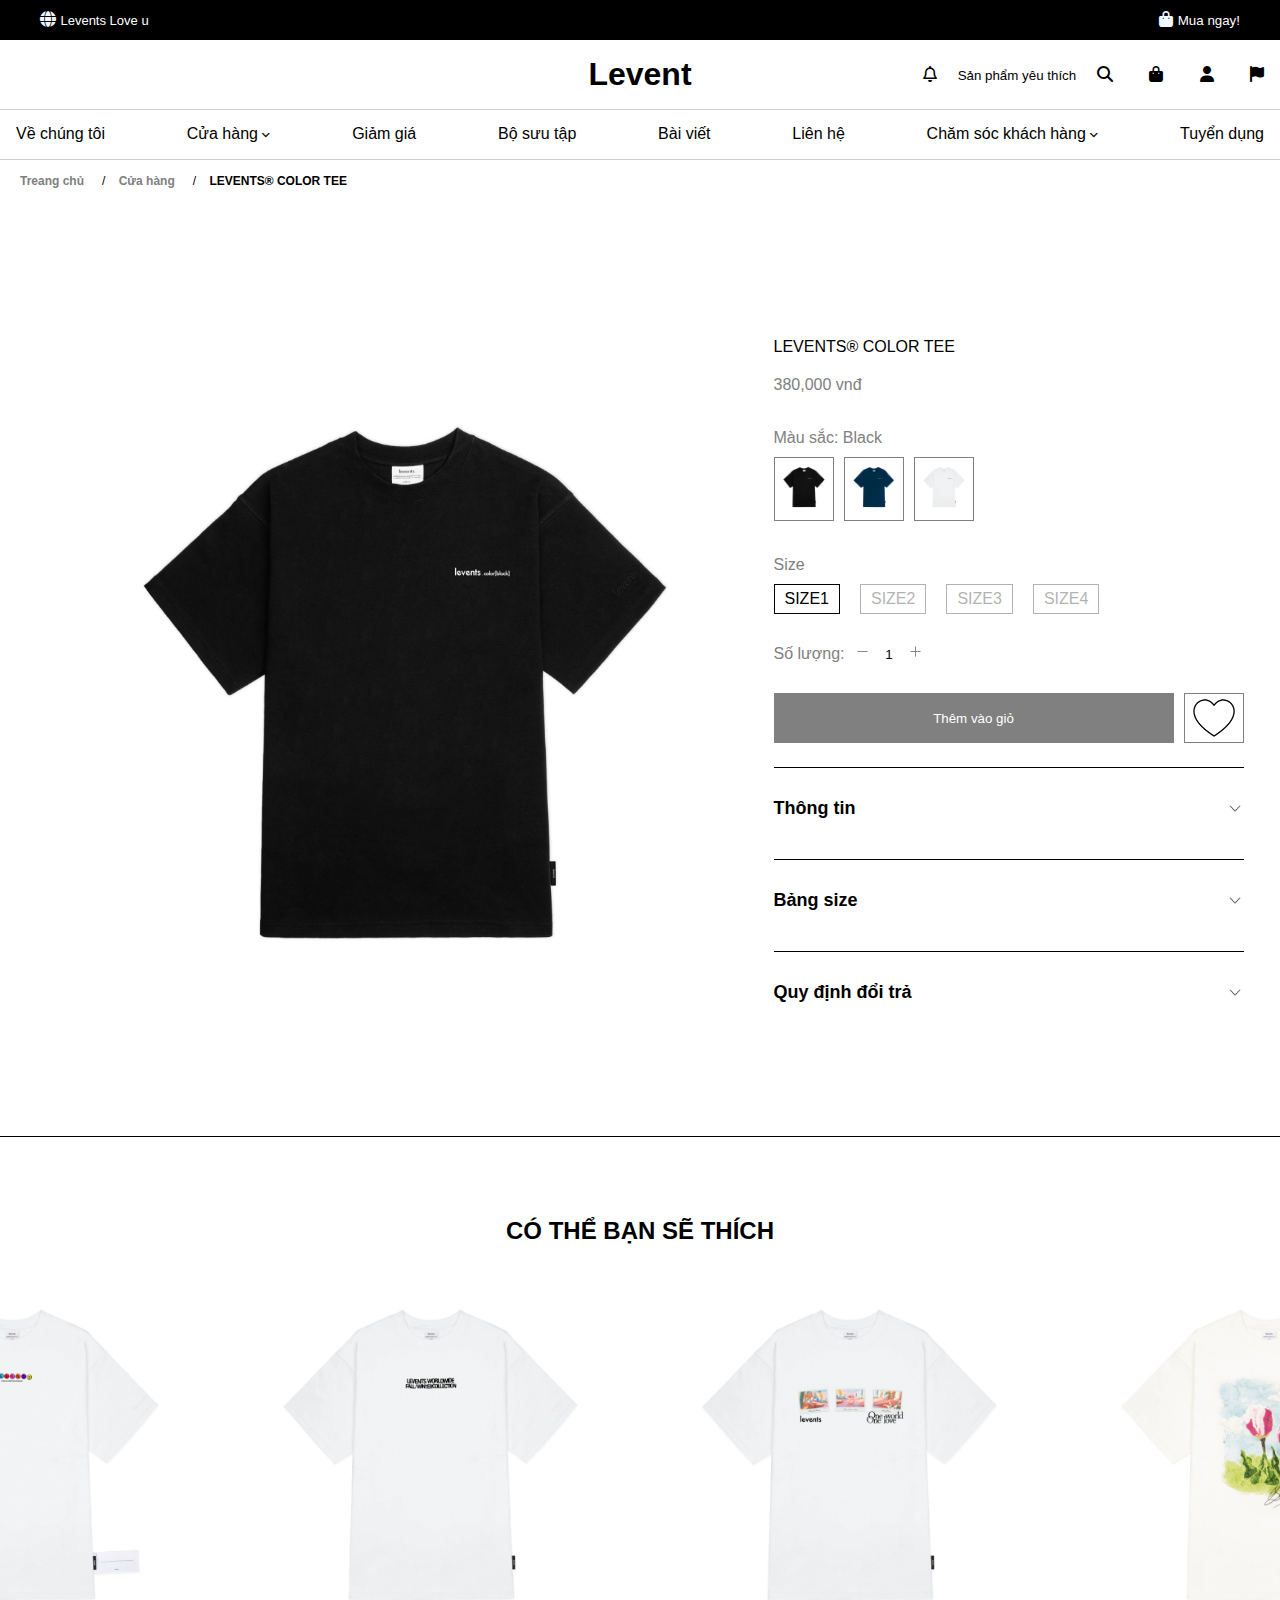
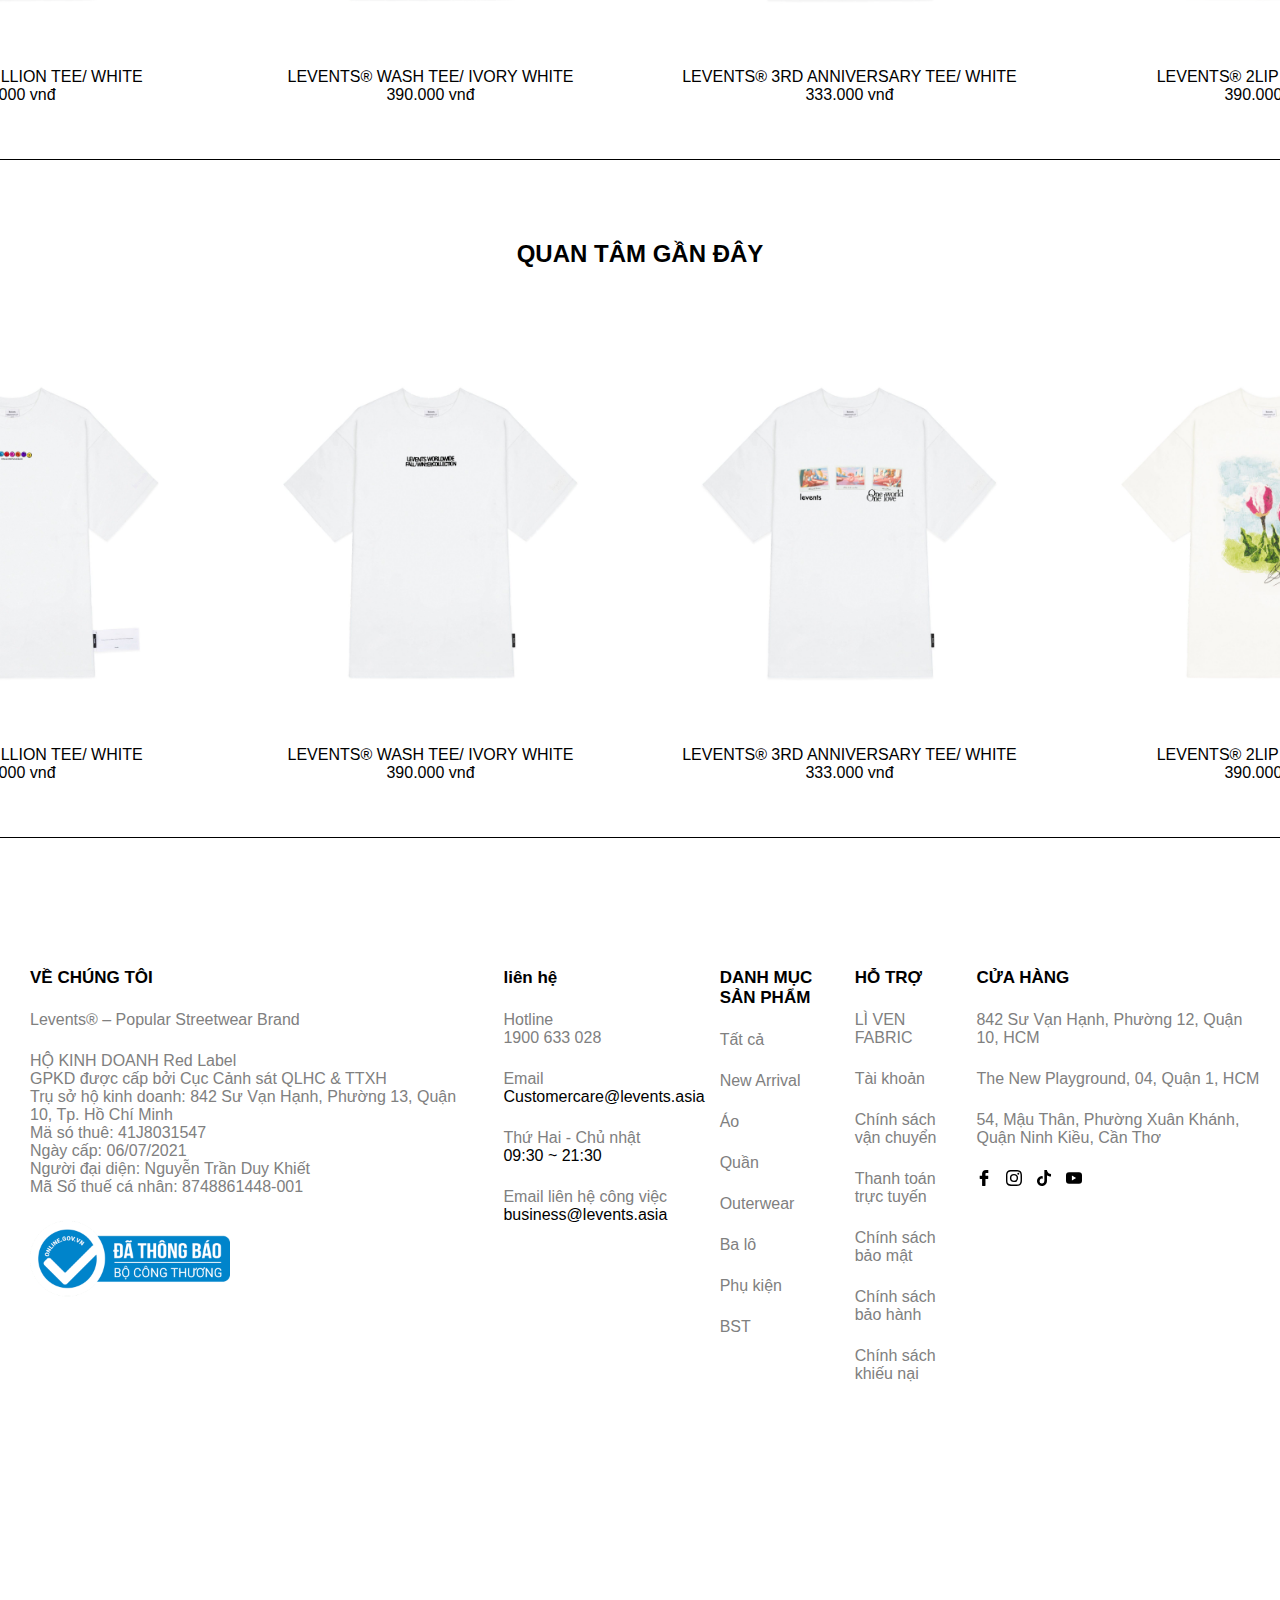
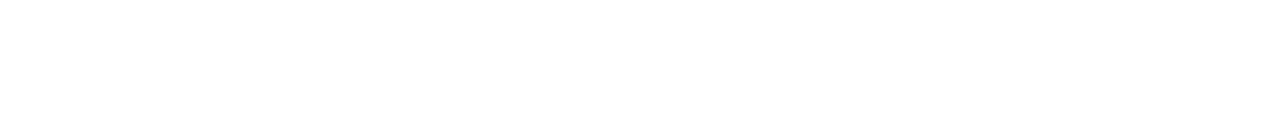
<file: Product.html>
<!DOCTYPE html>
<html lang="en">
<head>
    <meta charset="UTF-8">
    <meta http-equiv="X-UA-Compatible" content="IE=edge">
    <meta name="viewport" content="width=device-width, initial-scale=1.0">
    <link rel="stylesheet" href="./font/fontawesome-free-6.3.0-web/css/all.min.css">
    <link rel="stylesheet" href="./assets/css/style.css">
    <link rel="stylesheet" href="assets/css/base.css">
    <link rel="stylesheet" href="./assets/css/dropdown.css">
    <link rel="stylesheet" href="./assets/css/breadcrumb.css">
    <link rel="stylesheet" href="./assets/css/product.css">
    <link rel="stylesheet" href="./assets/css/amount.css">
    <link rel="stylesheet" href="./assets/css/oder.css">
    <title>Document</title>
</head>
<body>
    <!-- HeaderFisrt -->
    <div class="headerFisrt">
        <div class="headerFirst-text">
            <div class="headerFirst-title">
                <i class="fa-sharp fa-solid fa-globe"></i>
                <p>Levents Love u  </p>
            </div>
            <div class="headerFirst-title">
                <i class="fa-sharp fa-solid fa-bag-shopping"></i>
                <button>Mua ngay! </button>
            </div>
        </div>
    </div>
    <!-- HeaderTwo -->
    <div class="headerTwo">
        <div class="headerTwo-text">     
            <div class="headerTwo-title">
                    <h1>Levent</h1>
                <div class="headerTwo-text-one">
                    <button class="headerTwo-title-btn">
                        <i class="fa-regular fa-bell"></i>
                    </button>
                    <button class="headerTwo-title-btn">
                        <p>Sản phẩm yêu thích</p>
                    </button>
                    <button class="headerTwo-title-btn">
                        <i class="fa-solid fa-magnifying-glass"></i>
                    </button>
                    <button class="headerTwo-title-btn">
                        <i class="fa-sharp fa-solid fa-bag-shopping"></i>
                        
                    </button>
                    <button id='formLogin'class="headerTwo-title-btn">
                        <i  class="fa-solid fa-user"></i>
                    </button>
                    <button class="headerTwo-title-btn">
                        <i class="fa-solid fa-flag"></i>
                    </button>      
                </div>
               
            </div>
        </div>
    </div>
<!-- Header-nav -->
    <div class="header">
        <ul class="navigation">
            <li><a href="#">Về chúng tôi</a>
            <div class="line-Under"></div>
            </li>
            <li><a href="#">Cửa hàng  
                <i class="fa-solid fa-angle-down"></i>
             <div class="line-Under"></div>
             </a>
            <ul class="sub-menu">
                <span class="pesuado"></span>
                <li><a href="#">Áo
                    <i class="fa-solid fa-angle-down"></i>
                </a>
                <ul class="sub-menu-2">
                    <li><a href="#">Áo thun</a></li>
                    <li><a href="#">Áo polo</a></li>
                    <li><a href="#">Áo sơ mi</a></li>
                </ul>
                </li>
                <li><a href="#">Quần
                    <i class="fa-solid fa-angle-down"></i>
                    
                </a>
                    <ul class="sub-menu-3">
                        <li><a href="#">Quần dài
                    <i class="fa-solid fa-angle-down"></i>

                        </a>
                            <ul class="sub-menu-3-second">
                                <li><a href="#">Quần jean</a></li>
                                <li><a href="#">Quần kaki</a></li>
                                <li><a href="#">Quần thể thao</a></li>

                            </ul>
                        
                        </li>
                        <li><a href="#">Quần ngắn</a></li>
          
                    </ul>
                
                </li>
                <li><a href="#">Áo khoác
                    <i class="fa-solid fa-angle-down"></i>

                </a>
                    <ul class="sub-menu-4">
                        <li><a href="#">Cardigan</a></li>
                        <li><a href="#">Hoodie</a></li>
                        <li><a href="#">Sweater</a></li>
                        <li><a href="#">Jacket</a></li>

                    </ul>
                
                </li>
                <li><a href="#">Balo</a>
                    <!-- <i class="fa-solid fa-angle-down"></i> -->

                </li>
                <li><a href="#">Phụ kiện
                    <i class="fa-solid fa-angle-down"></i>

                </a>
                    <ul class="sub-menu-5">
                        <li><a href="#">Nón</a></li>
                        <li><a href="#">Vớ</a></li>
                        <li><a href="#">Dép</a></li>
                        <li><a href="#">Túi xách</a></li>
                        <li><a href="#">Ví</a></li>
                    </ul>
                </li>
                
            </ul>
        </li>
          
            <li><a href="#">Giảm giá</a>
                <div class="line-Under"></div>
            </li>
            <li><a href="#">Bộ sưu tập</a>
                <div class="line-Under"></div>
            </li>
            <li> <a href="#">Bài viết </a>
                <div class="line-Under"></div>
            </li>   
            <li><a href="#">Liên hệ</a>
                <div class="line-Under"></div>
            </li>
            <li><a href="#">Chăm sóc khách hàng
                <i class="fa-solid fa-angle-down"></i>
                <div class="line-Under"></div>
            </a>
                <ul class="sub-menu-cskh">
                    <li><a href="#">Chính sách đổi trả & bảo hành </a>
                    <li><a href="#">Chính sách vận chuyển </a>
                    <li><a href="#">Hỏi & đáp</a>
                    <li><a href="#">Hướng dẫn mua hàng & bảo quản </a>
                </ul>
            
            </li>
            <li><a href="#">Tuyển dụng</a>
                <div class="line-Under"></div>
            </li>
         </ul>                       
        </ul>
    </div>

    <!-- breadcrumb -->
    <div class="breadcrumb">
        <ul class="breadcrumb__list">
            <li>
                <a href="#">Treang chủ</a>
            </li>
            <li>
                <a href="#">Cửa hàng</a>
            </li>
            <li>
                <a href="#">LEVENTS® COLOR TEE</a>
            </li>
        </ul>
    </div>

    <!-- Productshop -->
    <div class="product-detail">
        <div class="product-detail__avatar">
            <img src="./img/ao1.jpeg" id="mainImage" alt="">
        </div>
        <div class="product-detail__summary">
            <div class="summary__title">
                LEVENTS® COLOR TEE
            </div>
            <div class="summary__price">
                380,000 vnđ
            </div>

            <div class="product-detail__item">
                <div class="text">Màu sắc:
                    <span class="name-text">Black</span>
                </div>
                <div class="item__custom">
                    <div class="item__custom__choose">
                        <img src="/img/ao1.jpeg" onclick="changeImage('ao1')" id="ao1" alt="">
                    </div>
                    <div class="item__custom__choose">
                        <img src="/img/aoxanh1.jpeg" onclick="changeImage('aoxanh1')" id="aoxanh1" alt="">
                    </div>
                    <div class="item__custom__choose">
                        <img src="/img/aotrang1.jpeg" onclick="changeImage('aotrang1')" id="aotrang1" alt="">
                    </div>
                </div>

                <div class="item__size">
                    <div class="text">
                        Size    
                    </div>
                    <div class="choose__size">
                        <div class="size-audio highlight">
                            SIZE1
                        </div>
                        <div class="size-audio">
                            SIZE2
                        </div>
                        <div class="size-audio">
                            SIZE3
                        </div>
                        <div class="size-audio">
                            SIZE4
                        </div>
                    </div>
                </div>

                <div class="item-amount">
                    <div class="text">Số lượng:</div>
                    <div class="buy-amount">
                        <button class="minus-btn" onclick="handleMinus()">
                            <svg xmlns="http://www.w3.org/2000/svg" fill="none" viewBox="0 0 24 24" stroke-width="1.5" stroke="currentColor" class="w-6 h-6">
                                <path stroke-linecap="round" stroke-linejoin="round" d="M19.5 12h-15" />
                            </svg>
                        </button>
                        <input type="text" class="amount" id="amount" value="1">
                        <button class="plus-btn" onclick="handlePlus()">
                            <svg xmlns="http://www.w3.org/2000/svg" fill="none" viewBox="0 0 24 24" stroke-width="1.5" stroke="currentColor" class="w-6 h-6">
                                <path stroke-linecap="round" stroke-linejoin="round" d="M12 4.5v15m7.5-7.5h-15" />
                            </svg>
                        </button>
                    </div>
                </div>

                <div class="oder">
                    <button class="btn-muahang" type="submit">
                        Thêm vào giỏ
                    </button>
                    <a href="#">
                        <img class="sizelike" src="./img/product-khanh/heart.jpg" alt="">
                    </a>
                </div>   

                <div class="intro price1">
                    <!-- Thông tin -->
                    <div class="intro__title" onclick="information()">
                        <p>Thông tin</p>
                        <img class="size18px" src="./img/product-khanh/more.png" alt="">
                    </div>
                    <div class="intro-text" id="information">
                        <p>LEVENTS® COLOR TEE</p>
                        <p>
                            Sản phẩm: LÌ VEN ORIGINAL 2.0 – Phiên bản bề mặt vải có lông, khắc phục tình trạng bị nhăn của sản phẩm.
                        </p>
                        <ul>
                            <li>
                                Lì ven Original không lông được áp dụng cho toàn bộ sản phẩm áo thun màu đen
                            </li>
                            <li>
                                Lì ven Original 2.0 có lông vẫn được áp dụng cho các áo thun màu khác
                            </li>
                        </ul>
                        <p>Kích cỡ: 1/2/3/4</p>
                    </div>
                </div>
                <!-- Bảng size -->
                <div class="intro price1">
                    <div class="intro__title" onclick="SizeChart()">
                        <p>Bảng size</p>
                        <img class="size18px" src="./img/product-khanh/more.png" alt="">
                    </div>
                    <div class="intro-text" id="Size-chart">
                        <p>
                            Sản phẩm được may theo thông số tiêu chuẩn tương đối của người Việt Nam. Nếu bạn đang cân nhắc giữa hai kích cỡ, nên chọn kích cỡ lớn hơn.
                        </p>
                        <p>
                            Kích cỡ 1: Chiều cao từ 1m50 – 1m65, cân nặng trên 55kg
                            <br>
                            Kích cỡ 2: Chiều cao từ 1m65 – 1m72, cân nặng dưới 65kg
                            <br>
                            Kích cỡ 3: Chiều cao từ 1m70 – 1m77, cân nặng dưới 80kg
                            <br>
                            Kích cỡ 4: Chiều cao trên 1m72, cân nặng dưới 95kg.
                        </p>
                        <img src="./img/product-khanh/Over-Tee-2022.jpg" alt="">
                    </div>
                </div>
                    <!-- Quy định đổi trả -->
                <div class="intro price2">
                    <div class="intro__title" onclick="returnPolicy()">
                        <p>Quy định đổi trả</p>
                        <img class="size18px" src="./img/product-khanh/more.png" alt="">
                    </div>
                    <div class="intro-text" id="return-policy">
                        <p>
                            Nhằm mang lại cho bạn sự tiện lợi và những trải nghiệm tuyệt vời khi mua hàng, tụi mình đã phát triển dịch vụ đổi hàng tận nơi và chính sách bảo hành.
                        </p>
                        <p>
                            Tham khảo thêm thông tin về chính sách
                            <a href="#">tại đây</a>
                        </p>
                    </div>
                </div>
            </div>
        </div>
    </div>
<!-- product relative -->
    <section class="product-relative">
        <div class="product-relative-title">
            <h2>CÓ THỂ BẠN SẼ THÍCH</h2>
        </div>
        <div class="product-relative-uathich">
            <div class="product-relative-list">
                <a href="#"><img src="./img/aotrangK1.jpeg" alt=""></a>
                <p>LEVENTS® 1 MILLION TEE/ WHITE</p>
                <p>333.000 vnđ</p>
            </div>
            <div class="product-relative-list">
                <a href="#"><img src="./img/aotrangP1.jpeg" alt=""></a>
                <p>LEVENTS® WASH TEE/ IVORY WHITE</p>
                <p>390.000 vnđ</p>
            </div>
            <div class="product-relative-list">
                <a href="#"><img src="./img/aotrangT1.jpeg" alt=""></a>
                <p>LEVENTS® 3RD ANNIVERSARY TEE/ WHITE</p>
                <p>333.000 vnđ</p>
            </div>
            <div class="product-relative-list">
                <a href="#"><img src="./img/aotulip1.jpeg" alt=""></a>
                <p>LEVENTS® 2LIP TEE/ CREAM</p>
                <p>390.000 vnđ</p>
            </div>
            <!-- <div class="product-relative-list">
                <a href="#"><img src="./img/product-khanh/aopolo/polocream1.jpg" alt=""></a>
                <p>LEVENTS® PEPPER SALT POLO/ GREY</p>
                <p>380.000 vnđ</p>
            </div>
            <div class="product-relative-list">
                <a href="#"><img src="./img/product-khanh/aopolo/pologray2.jpg" alt=""></a>
                <p>LEVENTS® PEPPER SALT POLO/ CREAM</p>
                <p>380.000 vnđ</p>
            </div> -->
        </div>
    </div>
<!-- produc interest -->
    <section class="product-interest">
        <div class="product-interest-title">
            <h2>QUAN TÂM GẦN ĐÂY</h2>
        </div>
        <div class="product-interest-quantam">
            <div class="product-interest-list">
                <a href="#"><img src="./img/aotrangK1.jpeg" alt=""></a>
                <p>LEVENTS® 1 MILLION TEE/ WHITE</p>
                <p>333.000 vnđ</p>
            </div>
            <div class="product-interest-list">
                <a href="#"><img src="./img/aotrangP1.jpeg" alt=""></a>
                <p>LEVENTS® WASH TEE/ IVORY WHITE</p>
                <p>390.000 vnđ</p>
            </div>
            <div class="product-interest-list">
                <a href="#"><img src="./img/aotrangT1.jpeg" alt=""></a>
                <p>LEVENTS® 3RD ANNIVERSARY TEE/ WHITE</p>
                <p>333.000 vnđ</p>
            </div>
            <div class="product-interest-list">
                <a href="#"><img src="./img/aotulip1.jpeg" alt=""></a>
                <p>LEVENTS® 2LIP TEE/ CREAM</p>
                <p>390.000 vnđ</p>
            </div>
        </div>
    </div>
<!-- footer -->
    <footer>
        <div class="footer-a">
            <div class="footer-title">
                <h2 class="footer-h2">VỀ CHÚNG TÔI</h1>
                <p class="p1">Levents® – Popular Streetwear Brand</p>
                <p>HỘ KINH DOANH Red Label</p>
                <p>GPKD được cấp bởi Cục Cảnh sát QLHC & TTXH</p>
                <p>Trụ sở hộ kinh doanh: 842 Sư Vạn Hạnh, Phường 13, Quận 10, Tp. Hồ Chí Minh</p>
                <p>Mä só thuê: 41J8031547</p>
                <p>Ngày cấp: 06/07/2021</p>
                <p>Người đại diện: Nguyễn Trần Duy Khiết</p>
                <p>Mã Số thuế cá nhân: 8748861448-001</p>
                <a href="#"><img src="./img/product-khanh/footer/logoSaleNoti-1.png" alt=""></a>
            </div>
        </div>
        <div class="footer-b">
            <div class="footer-title">
                <h2 class="footer-h2">liên hệ</h2>
                <p class="p1">Hotline<br><a href="#">1900 633 028</a></p>
                <p class="p2">Email<br><a href="#">Customercare@levents.asia</a></p>
                <p class="p2">Thứ Hai - Chủ nhật<br><a href="#">09:30 ~ 21:30</a></p>
                <p class="p2">Email liên hệ công việc<br><a href="#">business@levents.asia</a></p>
            </div>
            <div class="footer-title">
                <h2 class="footer-h2">DANH MỤC SẢN PHẨM</h2>
                <p class="p1"><a href="#">Tất cả</a></p>
                <p class="p1"><a href="#">New Arrival</a></p>
                <p class="p1"><a href="#">Áo</a></p>
                <p class="p1"><a href="#">Quần</a></p>
                <p class="p1"><a href="#">Outerwear</a></p>
                <p class="p1"><a href="#">Ba lô</a></p>
                <p class="p1"><a href="#">Phụ kiện</a></p>
                <p class="p1"><a href="#">BST</a></p>
            </div>
            <div class="footer-title">
                <h2 class="footer-h2">HỖ TRỢ</h2>
                <p class="p1"><a href="#">LÌ VEN FABRIC</a></p>
                <p class="p1"><a href="#">Tài khoản</a></p>
                <p class="p1"><a href="#">Chính sách vận chuyển</a></p>
                <p class="p1"><a href="#">Thanh toán trực tuyến</a></p>
                <p class="p1"><a href="#">Chính sách bảo mật</a></p>
                <p class="p1"><a href="#">Chính sách bảo hành</a></p>
                <p class="p1"><a href="#">Chính sách khiếu nại</a></p>
            </div>
            <div class="footer-title">
                <h2 class="footer-h2">CỬA HÀNG</h2>
                <p class="p3"><a href="#">842 Sư Vạn Hạnh, Phường 12, Quận 10, HCM</a></p>
                <p class="p3"><a href="#">The New Playground, 04, Quận 1, HCM</a></p>
                <p class="p3"><a href="#">54, Mậu Thân, Phường Xuân Khánh, Quận Ninh Kiều, Cần Thơ</a></p>
                <ul class="ul-product">
                    <li>
                        <a href="#">
                            <img src="./img/product-khanh/footer/ic-fb.svg" alt="">
                        </a>
                    </li>
                    <li>
                        <a href="#">
                            <img src="./img/product-khanh/footer/ic-ins.svg" alt="">
                        </a>
                    </li>
                    <li>
                        <a href="#">
                            <img src="./img/product-khanh/footer/ic-tt.svg" alt="">
                        </a>
                    </li>
                    <li>
                        <a href="#">
                            <img src="./img/product-khanh//footer/ic-yt.svg" alt="">
                        </a>
                    </li>
                </ul>
            </div>
        </div>
    </footer>
    <script src="./assets/js/functions/dom.js"></script>

    <script src="./assets/js/functions/pages/product.js"></script>
    <script src="./assets/js/functions/pages/amount.js"></script>
    <script src="./assets/js/functions/pages/itemcustom.js"></script>
    <script src="./assets/js/functions/pages/intro.js"></script>
    
</body>
</html>
</file>
<file: assets/css/style.css>
*{
    margin: 0;
    padding: 0;
    box-sizing: border-box;
    /* font-family: sans-serif; */
    font-family: "SVN-Futura light", sans-serif;;
}
.headerFisrt{
    width: 100%;
    background-color: black;
    height: 40px;
}
.headerFirst-title p{
    color: white;
    font-weight: 10;
    font-size: 13px;
    display: inline-block;


}
.headerFirst-title button {
    background-color: transparent;
    color: white;
    border: none;
    cursor: pointer;
}
.headerFirst-title i {
    color: aliceblue;
}
.headerFirst-text{
   padding: 0 40px;
    height: 100%;

    display:flex;
    justify-content: space-between;
    align-items: center;
    
}
.headerTwo-title{
    /* position: fixed; */
    width: 100%;
    height: 70px;
    display: flex;
 
    /* justify-content: flex-end;
     */
     justify-content: center;
    align-items: center;
    /* background-color: red; */
    padding: 0 12px;
    border-bottom: solid 1px #ccc;
}
.headerTwo-title i {
    padding: 0 16px;
    font-size: 16px;
}
.headerTwo-title-btn{
    background-color: transparent;
    border: none;
    cursor: pointer;
    font-weight: 100;
    transition: transform 400ms ;
}
.headerTwo-title-btn :hover{
   transform: scale(1.4);
}
.headerTwo-text-one{
 position: absolute;
 right: 0;
}
.header{
  
    width: 100%;
    height: 50px;
    /* background-color: red; */
    border-bottom: solid 1px #ccc;
}
.header .navigation{
    position: relative;
    width: 100%;
    height: 100%;
    display:flex;
    justify-content: space-between;
    align-items: center;
    padding: 0 16px;
    color: black;
}

/* .header .navigation :hover{
    border-bottom: solid 1px black;
    padding-bottom: 10px;
    
} */
</file>
<file: assets/css/base.css>
:root{
    --primary-color:#EE4D2D;
    /* --primary-color-rgba:rgb(238, 77, 45); */
    --white-color:#fff;
    --black-color:#000;
    --text-color:#333;
    --blue-color:#009eff;
    --border-color:#dbdbdb;

    --navbar-height:34px;
    --header-height:120px;
    --header-with-search-height:calc(var(--header-height) - var(--navbar-height));
}
.color-black{
    color: var(--black-color);
}
.navigation i {
    font-size: 10px;
}

.header .navigation li {
    list-style: none;
}
.header .navigation a{
    text-decoration: none;
    color: black;
    padding: 10px 0;
}

/* Hover gach chan */
li .line-Under {
    width: 0;
    height: 2px;
    background-color: #000;
    
    transition: all .2s ease-in;
  }
  
  li:hover .line-Under {
    width: 100%;
  }
  .modal__body{
    --growth-from:0.7;
    --growth-to:1;
    /* background-color:var(--white-color); */
    margin: auto;/*căn giữa = display;flex*/
    position: relative;
    z-index: 1;
    animation: growth linear 0.1s;
    /* border-radius: 5px; */
}

/* Animation */
@keyframes fadeIn{
    from{
        opacity: 0;
    }
    to{
        opacity: 1;
    }
}
@keyframes growth{
    form{
        transform: scale(var(--growth-from));
    }
    to{
        transform: scale(var(--growth-to));
    }
}
.modal__body{
    --growth-from:0.7;
    --growth-to:1;
    /* background-color:var(--white-color); */
    margin: auto;/*căn giữa = display;flex*/
    position: relative;
    z-index: 1;
    animation: growth linear 0.1s;
    /* border-radius: 5px; */
}
</file>
<file: assets/css/dropdown.css>
/* xuất hiện menu */
.navigation :hover .sub-menu{
    opacity: 1;
    visibility: visible;

}
.sub-menu {
    position:absolute;
    width: 180px;
    height: auto;
    line-height: 45px;
    top:50px;
    /* background-color: blue; */
    padding: 10px 10px;
    /*  có thể dùng display none thay cho 2 thằng dưới nhưng ko dùng transition dc */
    opacity: 0;
    visibility: hidden;
    transition: linear 0.25s;
    box-shadow: 1px 1px 4px rgba(0, 0,0, 0.3);
}
/* .sub-menu::before{
    content: " ";
    display: block;
    height: 20px;
    background-color: brown;
} */

.navigation .sub-menu  .sub-menu-2 li a{
    /* padding: 10px; */
    line-height: 20px;
    display: inline-block;
  }
.sub-menu :hover .sub-menu-2{
    visibility:visible;
    opacity: 1;
    
}
.sub-menu-2{
    padding: 10px 0;
    position: absolute;
    right: -181px;
    width: 180px;
    height: auto;
    /* background-color: red; */
    top: 0;

    transition: linear 0.5s;
    visibility: hidden;
    opacity: 0;
    box-shadow: 1px 1px 1px rgba(0, 0,0, 0.3);
}
.sub-menu-3{
    padding: 10px 0;
    position: absolute;
    right: -181px;
    width: 180px;
    height: auto;
    /* background-color: red; */
    top: 0;
    transition: linear 0.5s;
    visibility: hidden;
    opacity: 0;
    box-shadow: 1px 1px 1px rgba(0, 0,0, 0.3);
}
.sub-menu :hover .sub-menu-3{

    visibility:visible;
    opacity: 1;
    
}
.sub-menu-3-second{
    padding: 10px 0;
    position: absolute;
    right: -181px;
    width: 180px;
    height: auto;
    /* background-color: red; */
    top: 0;
    transition: linear 0.5s;
    visibility: hidden;
    opacity: 0;
    box-shadow: 1px 1px 1px rgba(0, 0,0, 0.3);
}
.sub-menu-3:hover .sub-menu-3-second{
    visibility:visible;
    opacity: 1;
}
.sub-menu-4{
    padding: 10px 0;
    position: absolute;
    right: -181px;
    width: 180px;
    height: auto;
    /* background-color: red; */
    top: 0;
    transition: linear 0.5s;
    visibility: hidden;
    opacity: 0;
    box-shadow: 1px 1px 1px rgba(0, 0,0, 0.3);

}
.sub-menu :hover .sub-menu-4{

    visibility:visible;
    opacity: 1;
    
}
.sub-menu-5{
    padding: 10px 0;
    position: absolute;
    right: -181px;
    width: 180px;
    height: auto;
    /* background-color: red; */
    top: 0;
    transition: linear 0.5s;
    visibility: hidden;
    opacity: 0;
    box-shadow: 1px 1px 1px rgba(0, 0,0, 0.3);

}

.sub-menu :hover .sub-menu-5{

    visibility:visible;
    opacity: 1;
    
}
.sub-menu-cskh{
    position:absolute;
    width: 260px;
    height: auto;
    line-height: 50px;
    top:50px;
    /* background-color: blue; */
    padding: 10px 10px;
    /*  có thể dùng display none thay cho 2 thằng dưới nhưng ko dùng transition dc */
    opacity: 0;
    visibility: hidden;
    transition: linear 0.25s;
    box-shadow: 1px 1px 4px rgba(0, 0,0, 0.3);

}

.navigation :hover .sub-menu-cskh{
    opacity: 1;
    visibility: visible;

}
</file>
<file: assets/css/breadcrumb.css>
.breadcrumb {
    margin-top: 12px;
    margin-bottom: 45px;
    margin-left: 10px;
    max-width: 100%;
    line-height: 18px;
}

.breadcrumb__list{
    display: flex;
    list-style: none;
    align-items: center;
    font-size: 12px;
    gap: 8px;
}

.breadcrumb__list li a{
    padding: 10px;
    text-decoration: none;
    color: gray;
    font-weight: bold;
}

.breadcrumb__list li a:hover{
    color: black;
}

.breadcrumb__list li:last-child a{
    color: black;
}

.breadcrumb__list li:not(:first-child):before {
    content: "/ ";
}
</file>
<file: assets/css/product.css>
/* Productshop */
.product-detail {
    display: flex;
    justify-content: center;
    max-width: 100%;
    align-items: center;
    margin-top: 10;
    padding-top: 80px;
    padding-bottom: 80px;
}

.product-detail__avatar img {
    width: 737px;
}

.summary__title {
    margin-bottom: 10px;
    padding-top: 10px;
    padding-bottom: 10px;
}

.summary__price {
    margin-bottom: 35px;
    color: gray;
}

.item__custom {
    display: flex;
    margin-top: 10px;
    margin-right: 20px;
    margin-bottom: 35px;
    gap: 10px;
}

.item__custom .item__custom__choose {
    cursor: pointer;
    border: 1px solid gray;
}

.item__custom img {
    width: 58px;
}

.text {
    color: gray;
}

.item__size {
    margin-bottom: 15px;
}

.choose__size {
    display: flex;
    margin-top: 10px;
    margin-bottom: 30px;
    gap: 20px;
}

.size-audio {
    cursor: pointer;
    padding: 5px 10px;
    opacity: 0.3;
    border: 1px solid;
}

.size-audio.highlight {
    opacity: 1;
}

.item-quantity {
    margin-top: 10px;
    margin-bottom: 35px;
}

.oder {
    display: flex;
    cursor: pointer;
    padding-bottom: 20px;
    text-align: center;
    border-bottom: 1px solid;
}

.oder button {
    margin-right: 10px;
}

.oder img {
    border: 0.1px solid gray;
}

.sizelike {
    width: 60px;
}

.size18px {
    width: 18px;
}

.intro {
    padding-top: 20px;
    padding-bottom: 20px;
}

.intro__title {
    cursor: pointer;
}

.intro-text {
    display: none;
    color: gray;
}

.price1 {
    border-bottom: 0.8px solid;
}

.price2 a {
    color: black;
}

.intro__title {
    display: flex;
    justify-content: space-between
}

.intro__title {
    padding-top: 10px;
    padding-bottom: 10px;
    margin-bottom: 10px;
    font-weight: bold;
    font-size: 18px;
}

.text p {
    margin-top: 14px;
    margin-bottom: 14px;
}

/* product relative */
.product-relative {
    padding-top: 80px;
    padding-bottom: 80px;
    max-width: 100%;
    border-top: 1px solid;
}

.product-relative-uathich {
    display: flex;
    justify-content: center;
    margin-bottom: 55px;
}

.product-relative-title h2{
    text-align: center;
}

.product-relative-uathich img {
    width: 419px;
}

.product-relative-list p {
    text-align: center;
}

/* produc interest */
.product-interest {
    padding-top: 80px;
    padding-bottom: 80px;
    max-width: 100%;
    border-top: 1px solid;
}

.product-interest-quantam {
    display: flex;
    justify-content: center;
    margin-top: 55px;
    margin-bottom: 55px;
}

.product-interest-title h2{
    text-align: center;
}

.product-interest-quantam img {
    width: 419px;
}

.product-interest-list p {
    text-align: center;
}

/* footer */
footer {
    display: flex;
    justify-content: center;
    padding-top: 130px;
    padding-bottom: 130px;
    border-top: 1px solid;
}

.footer-title {
    margin-bottom: 23px;
    padding-left: 15px;
}

.footer-h2 {
    margin-bottom: 23px;
    font-size: 17px;
}

footer p {
    color: gray;
}

.footer-a {
    width: 50%;
    padding-left: 15px;
    padding-right: 15px;
}

.footer-a img {
    width: 200px;
    margin-top: 25px;
}

.footer-b {
    display: flex;
    padding-left: 15px;
    padding-right: 15px;
}

.footer-b a {
    text-decoration: none  ;
    color: gray;
}

.p1 {
    margin-bottom: 23px;
}

.p1 a:hover {
    color: black;
}

.p2 {
    margin-bottom: 23px;
}

.p2 a {
    color: black;
}

.p3 {
    margin-bottom: 23px;
}

.ul-product {
    display: flex;
    list-style: none;
    gap: 14px;
}
</file>
<file: assets/css/amount.css>
.item-amount {
    display: flex;
    align-items: center;
    margin-top: 30px;
    margin-bottom: 30px;
    gap: 10px;
}

.buy-amount button {
    width: 15px;
    border: white;
    background-color: white;
    color: gray;
    cursor: pointer;;
}

.buy-amount button:hover {
    color: black;
}

.buy-amount .amount {
    width: 30px;
    text-align: center;
    border: white;
}
</file>
<file: assets/css/oder.css>
.btn-muahang{
    position: relative;
    width: 400px;
    height: 50px;
    background-color:var(--black-color);
    border: transparent;
    color: white;
}
.btn-muahang::before{
    position: absolute;
    content: " ";
    left: 0;
    top:0;
    width: 100%;
    height: 50%;
    display: block;
    transition: all ease-out .5s;
    background-color: rgba(255, 255, 255, .5);
}
.btn-muahang:hover::before{
    height: 0;
    cursor: pointer;
}
.btn-muahang::after{
    position: absolute;
    content: " ";
    left: 0;
    bottom:0;
    width: 100%;
    height: 50%;
    display: block;
    transition: all ease-out .5s;
    background-color: rgba(255, 255, 255, .5);
}
.btn-muahang:hover::after{
    height: 0;
    cursor: pointer;
}
</file>
